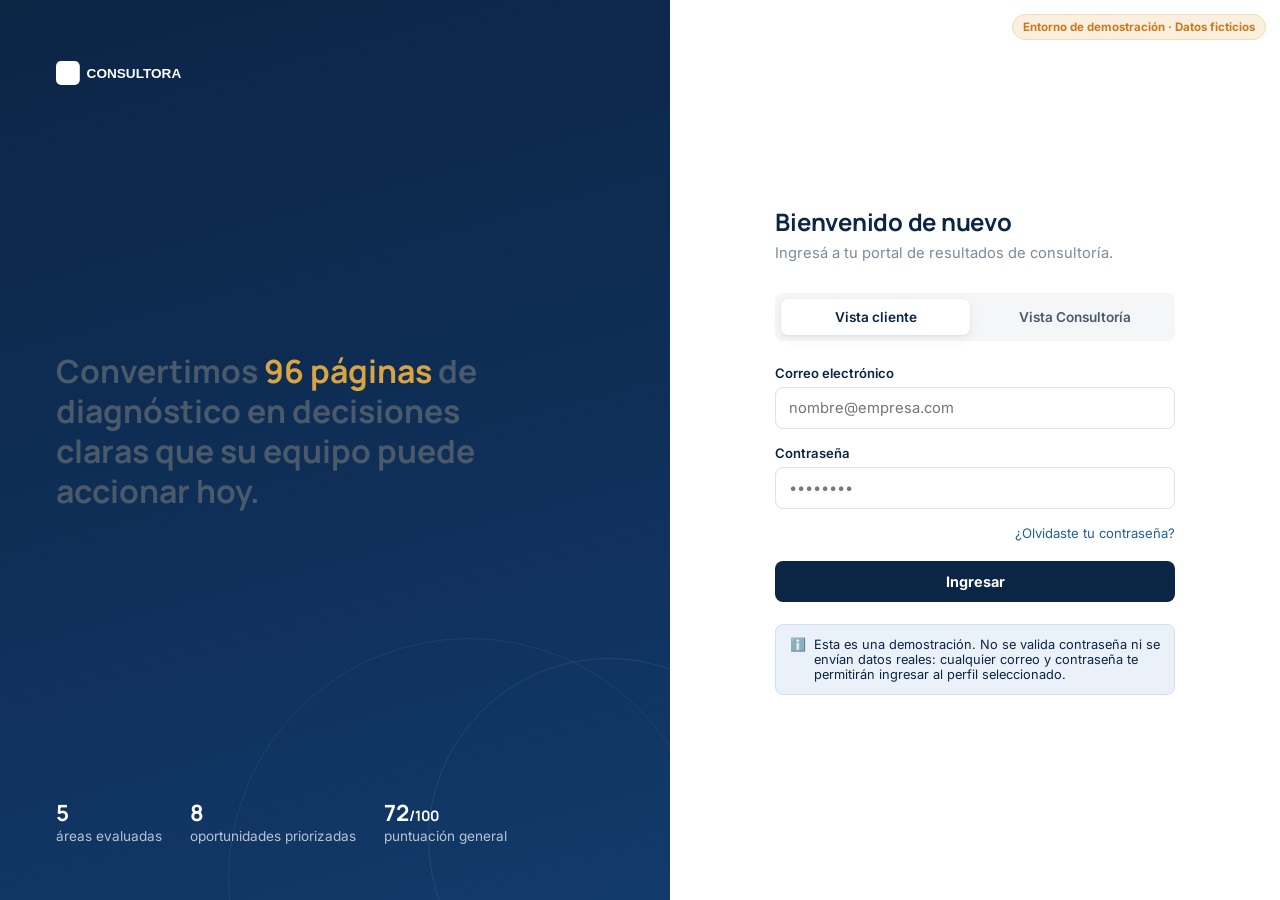
<file: index.html>
<!DOCTYPE html>
<html lang="es">
<head>
<meta charset="UTF-8">
<meta name="viewport" content="width=device-width, initial-scale=1.0">
<title>Portal de Consultoría · Acceso</title>
<meta name="description" content="Prototipo de acceso al Portal de Consultoría">
<link rel="preconnect" href="https://fonts.googleapis.com">
<link href="https://fonts.googleapis.com/css2?family=Inter:wght@400;500;600;700&family=Manrope:wght@600;700;800&display=swap" rel="stylesheet">
<link rel="stylesheet" href="styles.css">
</head>
<body>

<span class="etiqueta-demo-header etiqueta-demo-flotante" role="status">
  <span class="visible-escritorio-badge">Entorno de demostración · Datos ficticios</span>
  <span class="visible-movil-badge">Demo</span>
</span>

<main class="pantalla-acceso">

  <section class="acceso-panel-marca" aria-hidden="false">
    <div class="acceso-marca-logo">
      <img src="logo.svg" alt="Logo provisional de Consultoría">
    </div>

    <p class="acceso-frase">
      Convertimos <span>96 páginas</span> de diagnóstico en decisiones claras que su equipo puede accionar hoy.
    </p>

    <div class="acceso-lista-valores">
      <div><strong>5</strong>áreas evaluadas</div>
      <div><strong>8</strong>oportunidades priorizadas</div>
      <div><strong>72<span style="font-size:0.9rem">/100</span></strong>puntuación general</div>
    </div>
  </section>

  <section class="acceso-panel-formulario">
    <div class="tarjeta-login">
      <h1>Bienvenido de nuevo</h1>
      <p class="subtitulo">Ingresá a tu portal de resultados de consultoría.</p>

      <div class="selector-perfil" role="tablist" aria-label="Seleccionar tipo de acceso">
        <button type="button" id="btn-perfil-cliente" class="activo" role="tab" aria-selected="true">Vista cliente</button>
        <button type="button" id="btn-perfil-admin" role="tab" aria-selected="false">Vista Consultoría</button>
      </div>

      <div id="mensaje-error" class="mensaje-error oculto" role="alert"></div>

      <form id="form-login" novalidate>
        <div class="campo">
          <label for="correo">Correo electrónico</label>
          <input type="email" id="correo" name="correo" placeholder="nombre@empresa.com" autocomplete="username">
        </div>
        <div class="campo">
          <label for="clave">Contraseña</label>
          <input type="password" id="clave" name="clave" placeholder="••••••••" autocomplete="current-password">
        </div>

        <div class="fila-entre">
          <span></span>
          <a href="#" class="enlace-sutil" id="enlace-olvido">¿Olvidaste tu contraseña?</a>
        </div>

        <button type="submit" class="boton boton-primario" id="btn-ingresar">Ingresar</button>
      </form>

      <div class="aviso-demo">
        <span aria-hidden="true">ℹ️</span>
        <span>Esta es una demostración. No se valida contraseña ni se envían datos reales: cualquier correo y contraseña te permitirán ingresar al perfil seleccionado.</span>
      </div>
    </div>
  </section>

</main>

<script src="datos-demo.js"></script>
<script src="servicios.js"></script>
<script src="utilidades.js"></script>
<script src="login.js"></script>
</body>
</html>
</file>
<file: styles.css>
/* ==================================================================
   PORTAL DE CONSULTORÍA — SISTEMA DE DISEÑO
   Paleta: azul corporativo oscuro + azul medio + verdes/ámbar/rojo
   de estado. Tipografía: Manrope (títulos y datos, tipo "instrumento
   de panel") + Inter (texto general).
   ================================================================== */

:root {
  /* Color */
  --azul-oscuro: #0B2545;
  --azul-oscuro-2: #0F2F58;
  --azul-medio: #1E5F9E;
  --azul-medio-suave: #EAF1F9;
  --blanco: #FFFFFF;
  --gris-fondo: #F4F6F8;
  --gris-borde: #DDE3EA;
  --gris-texto: #4A5A6A;
  --gris-texto-suave: #7C8B9A;
  --verde: #1E8A5F;
  --verde-fondo: #E7F5EE;
  --ambar: #C97A20;
  --ambar-fondo: #FBF0DF;
  --rojo: #B23A2E;
  --rojo-fondo: #FBE9E7;
  --dorado-acento: #D9A441;

  /* Tipografía */
  --f-display: 'Manrope', 'Segoe UI', sans-serif;
  --f-texto: 'Inter', 'Segoe UI', sans-serif;
  --f-datos: 'Manrope', 'Segoe UI', sans-serif;

  /* Layout */
  --ancho-sidebar: 260px;
  --alto-header: 68px;
  --radio: 12px;
  --radio-chico: 8px;
  --sombra: 0 1px 3px rgba(11, 37, 69, 0.08), 0 4px 14px rgba(11, 37, 69, 0.05);
  --sombra-media: 0 8px 24px rgba(11, 37, 69, 0.12);
  --transicion: 160ms ease;
}

* { box-sizing: border-box; }

html { scroll-behavior: smooth; }

body {
  margin: 0;
  font-family: var(--f-texto);
  background: var(--gris-fondo);
  color: var(--azul-oscuro);
  -webkit-font-smoothing: antialiased;
}

h1, h2, h3, h4 {
  font-family: var(--f-display);
  color: var(--azul-oscuro);
  margin: 0 0 0.4em 0;
  letter-spacing: -0.01em;
}

p { line-height: 1.55; color: var(--gris-texto); margin: 0 0 0.8em 0; }

a { color: var(--azul-medio); }

.dato-cifra { font-family: var(--f-datos); font-variant-numeric: tabular-nums; }

/* Foco visible por teclado */
a:focus-visible,
button:focus-visible,
input:focus-visible,
select:focus-visible,
textarea:focus-visible,
[tabindex]:focus-visible {
  outline: 3px solid var(--dorado-acento);
  outline-offset: 2px;
}

::selection { background: var(--azul-medio); color: var(--blanco); }

/* ==================================================================
   UTILIDADES
   ================================================================== */
.oculto { display: none !important; }
.solo-lector {
  position: absolute; width: 1px; height: 1px; padding: 0; margin: -1px;
  overflow: hidden; clip: rect(0,0,0,0); white-space: nowrap; border: 0;
}
.contenedor-vacio {
  padding: 48px 24px; text-align: center; color: var(--gris-texto-suave);
  border: 1.5px dashed var(--gris-borde); border-radius: var(--radio);
  background: var(--blanco);
}
.contenedor-vacio svg { margin-bottom: 12px; opacity: 0.6; }

/* ==================================================================
   ETIQUETA GLOBAL "ENTORNO DE DEMOSTRACIÓN"
   ================================================================== */
.etiqueta-demo-header {
  display: inline-flex; align-items: center; gap: 5px;
  background: var(--ambar-fondo); color: var(--ambar);
  border: 1px solid #f0dcb0; font-weight: 700; font-size: 0.72rem;
  padding: 5px 10px; border-radius: 999px; white-space: nowrap;
}
.etiqueta-demo-flotante {
  position: fixed; top: 14px; right: 14px; z-index: 70;
}
.visible-movil-badge { display: none; }
@media (max-width: 760px) {
  .visible-escritorio-badge { display: none; }
  .visible-movil-badge { display: inline; }
  .etiqueta-demo-header { font-size: 0.66rem; padding: 4px 8px; }
  .etiqueta-demo-flotante { top: 10px; right: 10px; }
}

/* ==================================================================
   PANTALLA DE ACCESO (index.html)
   ================================================================== */
.pantalla-acceso {
  min-height: 100vh;
  display: grid;
  grid-template-columns: 1.1fr 1fr;
  background: var(--azul-oscuro);
}

.acceso-panel-marca {
  background: linear-gradient(165deg, var(--azul-oscuro) 0%, var(--azul-oscuro-2) 55%, #123A6B 100%);
  color: var(--blanco);
  display: flex;
  flex-direction: column;
  justify-content: space-between;
  padding: 56px;
  position: relative;
  overflow: hidden;
}

.acceso-panel-marca::after {
  content: '';
  position: absolute;
  right: -120px; bottom: -120px;
  width: 360px; height: 360px;
  border-radius: 50%;
  border: 1px solid rgba(255,255,255,0.08);
}
.acceso-panel-marca::before {
  content: '';
  position: absolute;
  right: -40px; bottom: -220px;
  width: 480px; height: 480px;
  border-radius: 50%;
  border: 1px solid rgba(255,255,255,0.06);
}

.acceso-marca-logo { display: flex; align-items: center; gap: 12px; }
.acceso-marca-logo img { height: 34px; filter: brightness(0) invert(1); }

.acceso-frase {
  font-family: var(--f-display);
  font-size: 2rem;
  font-weight: 700;
  max-width: 460px;
  line-height: 1.25;
  position: relative;
  z-index: 1;
}
.acceso-frase span { color: var(--dorado-acento); }

.acceso-lista-valores {
  display: flex; gap: 28px; flex-wrap: wrap;
  position: relative; z-index: 1;
}
.acceso-lista-valores div { font-size: 0.85rem; color: rgba(255,255,255,0.7); }
.acceso-lista-valores strong { display: block; font-family: var(--f-datos); font-size: 1.4rem; color: var(--blanco); }

.acceso-panel-formulario {
  background: var(--blanco);
  display: flex;
  align-items: center;
  justify-content: center;
  padding: 40px 24px;
}

.tarjeta-login {
  width: 100%;
  max-width: 400px;
}

.tarjeta-login h1 { font-size: 1.5rem; margin-bottom: 4px; }
.tarjeta-login .subtitulo { color: var(--gris-texto-suave); font-size: 0.92rem; margin-bottom: 28px; }

.selector-perfil {
  display: grid;
  grid-template-columns: 1fr 1fr;
  gap: 10px;
  margin-bottom: 24px;
  background: var(--gris-fondo);
  padding: 6px;
  border-radius: var(--radio-chico);
}
.selector-perfil button {
  border: none; background: transparent; padding: 10px 8px;
  border-radius: 7px; font-family: var(--f-texto); font-weight: 600;
  font-size: 0.85rem; color: var(--gris-texto); cursor: pointer;
  transition: all var(--transicion);
}
.selector-perfil button.activo {
  background: var(--blanco); color: var(--azul-oscuro); box-shadow: var(--sombra);
}

.campo { margin-bottom: 16px; }
.campo label {
  display: block; font-size: 0.82rem; font-weight: 600; color: var(--azul-oscuro);
  margin-bottom: 6px;
}
.campo input, .campo select, .campo textarea {
  width: 100%; padding: 11px 13px; border-radius: var(--radio-chico);
  border: 1.5px solid var(--gris-borde); font-family: var(--f-texto);
  font-size: 0.92rem; background: var(--blanco); color: var(--azul-oscuro);
  transition: border-color var(--transicion);
}
.campo input:focus, .campo select:focus, .campo textarea:focus {
  border-color: var(--azul-medio); outline: none;
}
.campo .ayuda { font-size: 0.78rem; color: var(--gris-texto-suave); margin-top: 4px; }

.fila-entre { display: flex; justify-content: space-between; align-items: center; margin: 4px 0 20px; }
.enlace-sutil { font-size: 0.82rem; color: var(--azul-medio); text-decoration: none; }
.enlace-sutil:hover { text-decoration: underline; }

.boton {
  display: inline-flex; align-items: center; justify-content: center; gap: 8px;
  font-family: var(--f-texto); font-weight: 700; font-size: 0.9rem;
  padding: 12px 20px; border-radius: var(--radio-chico); border: none;
  cursor: pointer; transition: transform var(--transicion), box-shadow var(--transicion), background var(--transicion);
}
.boton:active { transform: translateY(1px); }
.boton-primario { background: var(--azul-oscuro); color: var(--blanco); width: 100%; }
.boton-primario:hover { background: var(--azul-medio); }
.boton-secundario { background: var(--blanco); color: var(--azul-oscuro); border: 1.5px solid var(--gris-borde); }
.boton-secundario:hover { border-color: var(--azul-medio); color: var(--azul-medio); }
.boton-destacado { background: var(--dorado-acento); color: var(--azul-oscuro); }
.boton-destacado:hover { filter: brightness(1.06); }
.boton-texto { background: transparent; color: var(--azul-medio); padding: 8px 4px; }
.boton-peligro { background: var(--rojo); color: var(--blanco); }
.boton:disabled { opacity: 0.55; cursor: not-allowed; }

.aviso-demo {
  margin-top: 22px; padding: 12px 14px; border-radius: var(--radio-chico);
  background: var(--azul-medio-suave); color: var(--azul-oscuro);
  font-size: 0.8rem; display: flex; gap: 8px; align-items: flex-start;
  border: 1px solid #cfe0f2;
}

.mensaje-error {
  background: var(--rojo-fondo); color: var(--rojo); border: 1px solid #f0c9c4;
  padding: 10px 12px; border-radius: var(--radio-chico); font-size: 0.84rem;
  margin-bottom: 16px;
}

/* ==================================================================
   LAYOUT DE APLICACIÓN (cliente.html / administracion.html)
   ================================================================== */
.app-shell { display: flex; min-height: 100vh; }

.sidebar {
  width: var(--ancho-sidebar);
  background: var(--azul-oscuro);
  color: rgba(255,255,255,0.85);
  position: fixed; top: 0; left: 0; bottom: 0;
  display: flex; flex-direction: column;
  z-index: 40;
  transition: transform var(--transicion);
}

.sidebar-marca {
  display: flex; align-items: center; gap: 10px;
  padding: 20px 22px; border-bottom: 1px solid rgba(255,255,255,0.08);
}
.sidebar-marca img { height: 26px; filter: brightness(0) invert(1); }
.sidebar-marca span { font-family: var(--f-display); font-weight: 800; font-size: 0.95rem; color: var(--blanco); }

.sidebar-nav { flex: 1; overflow-y: auto; padding: 14px 12px; }
.sidebar-nav a {
  display: flex; align-items: center; gap: 12px;
  padding: 10px 12px; border-radius: 8px; text-decoration: none;
  color: rgba(255,255,255,0.72); font-size: 0.88rem; font-weight: 600;
  margin-bottom: 2px; transition: background var(--transicion), color var(--transicion);
}
.sidebar-nav a svg { flex-shrink: 0; opacity: 0.85; }
.sidebar-nav a:hover { background: rgba(255,255,255,0.06); color: var(--blanco); }
.sidebar-nav a.activo { background: rgba(255,255,255,0.12); color: var(--blanco); }
.sidebar-nav a.activo svg { opacity: 1; }

.sidebar-pie {
  padding: 16px 22px; border-top: 1px solid rgba(255,255,255,0.08);
  font-size: 0.76rem; color: rgba(255,255,255,0.45);
}
.sidebar-pie button { color: rgba(255,255,255,0.7); background: none; border: none; cursor: pointer; font-size: 0.78rem; font-weight: 700; padding: 0; }
.sidebar-pie button:hover { color: var(--blanco); }

.area-principal {
  margin-left: var(--ancho-sidebar);
  flex: 1;
  min-width: 0;
  display: flex;
  flex-direction: column;
}

.header-superior {
  height: var(--alto-header);
  background: var(--blanco);
  border-bottom: 1px solid var(--gris-borde);
  display: flex; align-items: center; justify-content: space-between;
  padding: 0 26px;
  position: sticky; top: 0; z-index: 30;
}

.header-contexto { display: flex; align-items: center; gap: 10px; font-size: 0.86rem; color: var(--gris-texto); }
.header-contexto strong { color: var(--azul-oscuro); }
.header-contexto .separador { color: var(--gris-borde); }

.boton-menu-movil {
  display: none; background: none; border: none; cursor: pointer;
  color: var(--azul-oscuro); padding: 6px;
}

.header-acciones { display: flex; align-items: center; gap: 18px; }
.boton-icono {
  position: relative; background: none; border: none; cursor: pointer;
  color: var(--gris-texto); padding: 6px; border-radius: 8px;
  display: flex; transition: background var(--transicion);
}
.boton-icono:hover { background: var(--gris-fondo); color: var(--azul-oscuro); }
.punto-notificacion {
  position: absolute; top: 2px; right: 2px; width: 8px; height: 8px;
  border-radius: 50%; background: var(--rojo); border: 2px solid var(--blanco);
}

.usuario-chip { display: flex; align-items: center; gap: 10px; }
.usuario-avatar {
  width: 34px; height: 34px; border-radius: 50%; background: var(--azul-medio-suave);
  color: var(--azul-oscuro); display: flex; align-items: center; justify-content: center;
  font-weight: 800; font-size: 0.85rem; font-family: var(--f-display);
}
.usuario-nombre { font-size: 0.85rem; font-weight: 700; color: var(--azul-oscuro); line-height: 1.1; }
.usuario-cargo { font-size: 0.74rem; color: var(--gris-texto-suave); }

.contenido-pagina { padding: 26px; max-width: 1280px; width: 100%; margin: 0 auto; }

.fondo-superposicion {
  display: none; position: fixed; inset: 0; background: rgba(11,37,69,0.45); z-index: 35;
}

/* ==================================================================
   ENCABEZADOS DE SECCIÓN Y TARJETAS
   ================================================================== */
.encabezado-seccion {
  display: flex; justify-content: space-between; align-items: flex-end;
  flex-wrap: wrap; gap: 12px; margin-bottom: 20px;
}
.encabezado-seccion .eyebrow {
  text-transform: uppercase; letter-spacing: 0.08em; font-size: 0.72rem;
  font-weight: 800; color: var(--azul-medio); margin-bottom: 4px; display: block;
}
.encabezado-seccion h1 { font-size: 1.5rem; }
.encabezado-seccion p { margin: 0; font-size: 0.88rem; }

.tarjeta {
  background: var(--blanco); border: 1px solid var(--gris-borde);
  border-radius: var(--radio); box-shadow: var(--sombra);
  padding: 22px;
}

.grid-tarjetas { display: grid; gap: 16px; }
.grid-2 { grid-template-columns: repeat(2, 1fr); }
.grid-3 { grid-template-columns: repeat(3, 1fr); }
.grid-4 { grid-template-columns: repeat(4, 1fr); }

/* Panel KPI estilo "instrumento" con tipografía tabular */
.panel-kpi {
  background: var(--blanco); border: 1px solid var(--gris-borde);
  border-radius: var(--radio); padding: 18px 20px; box-shadow: var(--sombra);
  display: flex; flex-direction: column; gap: 6px; position: relative;
  border-top: 3px solid var(--azul-medio);
}
.panel-kpi.tono-verde { border-top-color: var(--verde); }
.panel-kpi.tono-ambar { border-top-color: var(--ambar); }
.panel-kpi.tono-rojo { border-top-color: var(--rojo); }
.panel-kpi .etiqueta { font-size: 0.76rem; color: var(--gris-texto-suave); font-weight: 700; text-transform: uppercase; letter-spacing: 0.04em; }
.panel-kpi .valor { font-family: var(--f-datos); font-size: 2.1rem; font-weight: 800; color: var(--azul-oscuro); font-variant-numeric: tabular-nums; }
.panel-kpi .detalle { font-size: 0.78rem; color: var(--gris-texto-suave); }

/* Etiquetas de estado */
.etiqueta-estado {
  display: inline-flex; align-items: center; gap: 6px;
  padding: 4px 10px; border-radius: 999px; font-size: 0.74rem;
  font-weight: 700; white-space: nowrap;
}
.etiqueta-estado::before { content: ''; width: 6px; height: 6px; border-radius: 50%; background: currentColor; }
.estado-positivo { background: var(--verde-fondo); color: var(--verde); }
.estado-alerta { background: var(--ambar-fondo); color: var(--ambar); }
.estado-critico { background: var(--rojo-fondo); color: var(--rojo); }
.estado-neutro { background: var(--gris-fondo); color: var(--gris-texto); }
.estado-info { background: var(--azul-medio-suave); color: var(--azul-medio); }

/* Barra de progreso */
.barra-progreso {
  width: 100%; height: 8px; background: var(--gris-fondo); border-radius: 99px; overflow: hidden;
}
.barra-progreso > span { display: block; height: 100%; background: var(--azul-medio); border-radius: 99px; transition: width 400ms ease; }
.barra-progreso.completa > span { background: var(--verde); }
.barra-progreso.bloqueada > span { background: var(--rojo); }

/* Chips de prioridad */
.chip-prioridad { padding: 3px 9px; border-radius: 6px; font-size: 0.72rem; font-weight: 700; }
.prioridad-alta, .prioridad-accion-inmediata { background: var(--rojo-fondo); color: var(--rojo); }
.prioridad-media, .prioridad-proyecto-prioritario { background: var(--ambar-fondo); color: var(--ambar); }
.prioridad-baja, .prioridad-mejora-futura { background: var(--gris-fondo); color: var(--gris-texto); }
.prioridad-mejora-rapida { background: var(--azul-medio-suave); color: var(--azul-medio); }

/* ==================================================================
   FILTROS
   ================================================================== */
.barra-filtros {
  display: flex; gap: 10px; flex-wrap: wrap; align-items: center;
  background: var(--blanco); border: 1px solid var(--gris-borde);
  border-radius: var(--radio); padding: 14px 16px; margin-bottom: 20px;
}
.barra-filtros select, .barra-filtros input[type="search"] {
  padding: 8px 12px; border-radius: 8px; border: 1.5px solid var(--gris-borde);
  font-family: var(--f-texto); font-size: 0.84rem; background: var(--gris-fondo);
  color: var(--azul-oscuro);
}
.barra-filtros label { font-size: 0.78rem; font-weight: 700; color: var(--gris-texto-suave); margin-right: -4px; }
.barra-filtros .grupo-filtro { display: flex; align-items: center; gap: 6px; }
.conmutador-vista { margin-left: auto; display: flex; gap: 4px; background: var(--gris-fondo); padding: 4px; border-radius: 8px; }
.conmutador-vista button { border: none; background: transparent; padding: 6px 12px; border-radius: 6px; cursor: pointer; font-size: 0.8rem; font-weight: 700; color: var(--gris-texto); }
.conmutador-vista button.activo { background: var(--blanco); color: var(--azul-oscuro); box-shadow: var(--sombra); }

/* ==================================================================
   TARJETAS DE FORTALEZA / OPORTUNIDAD / DOCUMENTO
   ================================================================== */
.tarjeta-item { display: flex; flex-direction: column; gap: 10px; }
.tarjeta-item .encabezado-item { display: flex; justify-content: space-between; gap: 10px; align-items: flex-start; }
.tarjeta-item h3 { font-size: 1.02rem; }
.tarjeta-item .meta-linea { display: flex; gap: 8px; flex-wrap: wrap; font-size: 0.76rem; color: var(--gris-texto-suave); }
.tarjeta-item .campo-mini { font-size: 0.82rem; }
.tarjeta-item .campo-mini strong { display: block; color: var(--azul-oscuro); font-size: 0.74rem; text-transform: uppercase; letter-spacing: 0.03em; margin-bottom: 2px; }
.tarjeta-item .pie-item { display: flex; justify-content: space-between; align-items: center; margin-top: 6px; padding-top: 12px; border-top: 1px solid var(--gris-borde); }

.referencia-informe { font-size: 0.76rem; color: var(--gris-texto-suave); display: inline-flex; align-items: center; gap: 5px; }

/* Tabla genérica */
.tabla-envoltorio { overflow-x: auto; }
table.tabla-datos { width: 100%; border-collapse: collapse; font-size: 0.86rem; }
table.tabla-datos th {
  text-align: left; font-size: 0.72rem; text-transform: uppercase; letter-spacing: 0.04em;
  color: var(--gris-texto-suave); padding: 10px 14px; border-bottom: 2px solid var(--gris-borde);
  white-space: nowrap;
}
table.tabla-datos td { padding: 12px 14px; border-bottom: 1px solid var(--gris-borde); color: var(--azul-oscuro); vertical-align: middle; }
table.tabla-datos tr:hover td { background: var(--gris-fondo); }
table.tabla-datos tr:last-child td { border-bottom: none; }

/* ==================================================================
   MODAL
   ================================================================== */
.fondo-modal {
  display: none; position: fixed; inset: 0; background: rgba(11,37,69,0.55);
  z-index: 60; align-items: center; justify-content: center; padding: 20px;
}
.fondo-modal.visible { display: flex; }
.modal {
  background: var(--blanco); border-radius: var(--radio); width: 100%; max-width: 560px;
  max-height: 90vh; overflow-y: auto; box-shadow: var(--sombra-media);
}
.modal-encabezado {
  display: flex; justify-content: space-between; align-items: center;
  padding: 20px 24px; border-bottom: 1px solid var(--gris-borde); position: sticky; top: 0; background: var(--blanco);
}
.modal-encabezado h2 { font-size: 1.1rem; margin: 0; }
.modal-cerrar { background: none; border: none; cursor: pointer; color: var(--gris-texto-suave); padding: 4px; }
.modal-cerrar:hover { color: var(--azul-oscuro); }
.modal-cuerpo { padding: 20px 24px; }
.modal-pie { display: flex; justify-content: flex-end; gap: 10px; padding: 16px 24px; border-top: 1px solid var(--gris-borde); }

.fila-2 { display: grid; grid-template-columns: 1fr 1fr; gap: 14px; }

.confirmacion-envio {
  display: flex; flex-direction: column; align-items: center; text-align: center;
  padding: 12px 0 6px; gap: 10px;
}
.confirmacion-envio svg { color: var(--verde); }

/* ==================================================================
   CHAT / ASISTENTE IA
   ================================================================== */
.layout-chat { display: grid; grid-template-columns: 260px 1fr; gap: 20px; align-items: start; }
.panel-sugeridas { display: flex; flex-direction: column; gap: 8px; }
.panel-sugeridas button {
  text-align: left; background: var(--blanco); border: 1px solid var(--gris-borde);
  border-radius: 10px; padding: 11px 13px; font-size: 0.82rem; color: var(--azul-oscuro);
  cursor: pointer; transition: border-color var(--transicion), background var(--transicion);
}
.panel-sugeridas button:hover { border-color: var(--azul-medio); background: var(--azul-medio-suave); }

.ventana-chat { display: flex; flex-direction: column; height: 560px; }
.chat-etiqueta-demo {
  align-self: flex-start; background: var(--ambar-fondo); color: var(--ambar);
  font-size: 0.74rem; font-weight: 700; padding: 5px 10px; border-radius: 999px; margin-bottom: 14px;
}
.chat-mensajes { flex: 1; overflow-y: auto; display: flex; flex-direction: column; gap: 14px; padding-right: 4px; }

.mensaje-chat { max-width: 78%; display: flex; flex-direction: column; gap: 4px; }
.mensaje-chat.usuario { align-self: flex-end; align-items: flex-end; }
.mensaje-chat.asistente { align-self: flex-start; align-items: flex-start; }
.burbuja {
  padding: 12px 15px; border-radius: 14px; font-size: 0.9rem; line-height: 1.5;
}
.mensaje-chat.usuario .burbuja { background: var(--azul-oscuro); color: var(--blanco); border-bottom-right-radius: 4px; }
.mensaje-chat.asistente .burbuja { background: var(--gris-fondo); color: var(--azul-oscuro); border-bottom-left-radius: 4px; }
.fuente-respuesta {
  font-size: 0.74rem; color: var(--gris-texto-suave); display: flex; align-items: center; gap: 6px;
}
.fuente-respuesta button { background: none; border: none; color: var(--azul-medio); font-weight: 700; cursor: pointer; font-size: 0.74rem; padding: 0; }

.form-chat { display: flex; gap: 10px; margin-top: 14px; }
.form-chat input { flex: 1; padding: 12px 14px; border-radius: 10px; border: 1.5px solid var(--gris-borde); font-size: 0.9rem; }
.form-chat button { border-radius: 10px; }

/* ==================================================================
   RESPONSIVE
   ================================================================== */
@media (max-width: 980px) {
  .grid-4 { grid-template-columns: repeat(2, 1fr); }
  .grid-3 { grid-template-columns: repeat(2, 1fr); }
  .layout-chat { grid-template-columns: 1fr; }
  .panel-sugeridas { flex-direction: row; overflow-x: auto; }
  .panel-sugeridas button { flex: 0 0 auto; }
}

@media (max-width: 760px) {
  .pantalla-acceso { grid-template-columns: 1fr; }
  .acceso-panel-marca { padding: 32px 24px; min-height: 220px; }
  .acceso-frase { font-size: 1.3rem; }
  .acceso-lista-valores { display: none; }

  .sidebar { transform: translateX(-100%); width: 84%; max-width: 300px; }
  .sidebar.abierta { transform: translateX(0); }
  .fondo-superposicion.visible { display: block; }
  .area-principal { margin-left: 0; }
  .boton-menu-movil { display: flex; }
  .header-contexto .oculto-movil { display: none; }
  .usuario-nombre, .usuario-cargo { display: none; }

  .grid-2, .grid-3, .grid-4 { grid-template-columns: 1fr; }
  .fila-2 { grid-template-columns: 1fr; }
  .contenido-pagina { padding: 18px; }
  .barra-filtros { flex-direction: column; align-items: stretch; }
  .conmutador-vista { margin-left: 0; }
}
</file>
